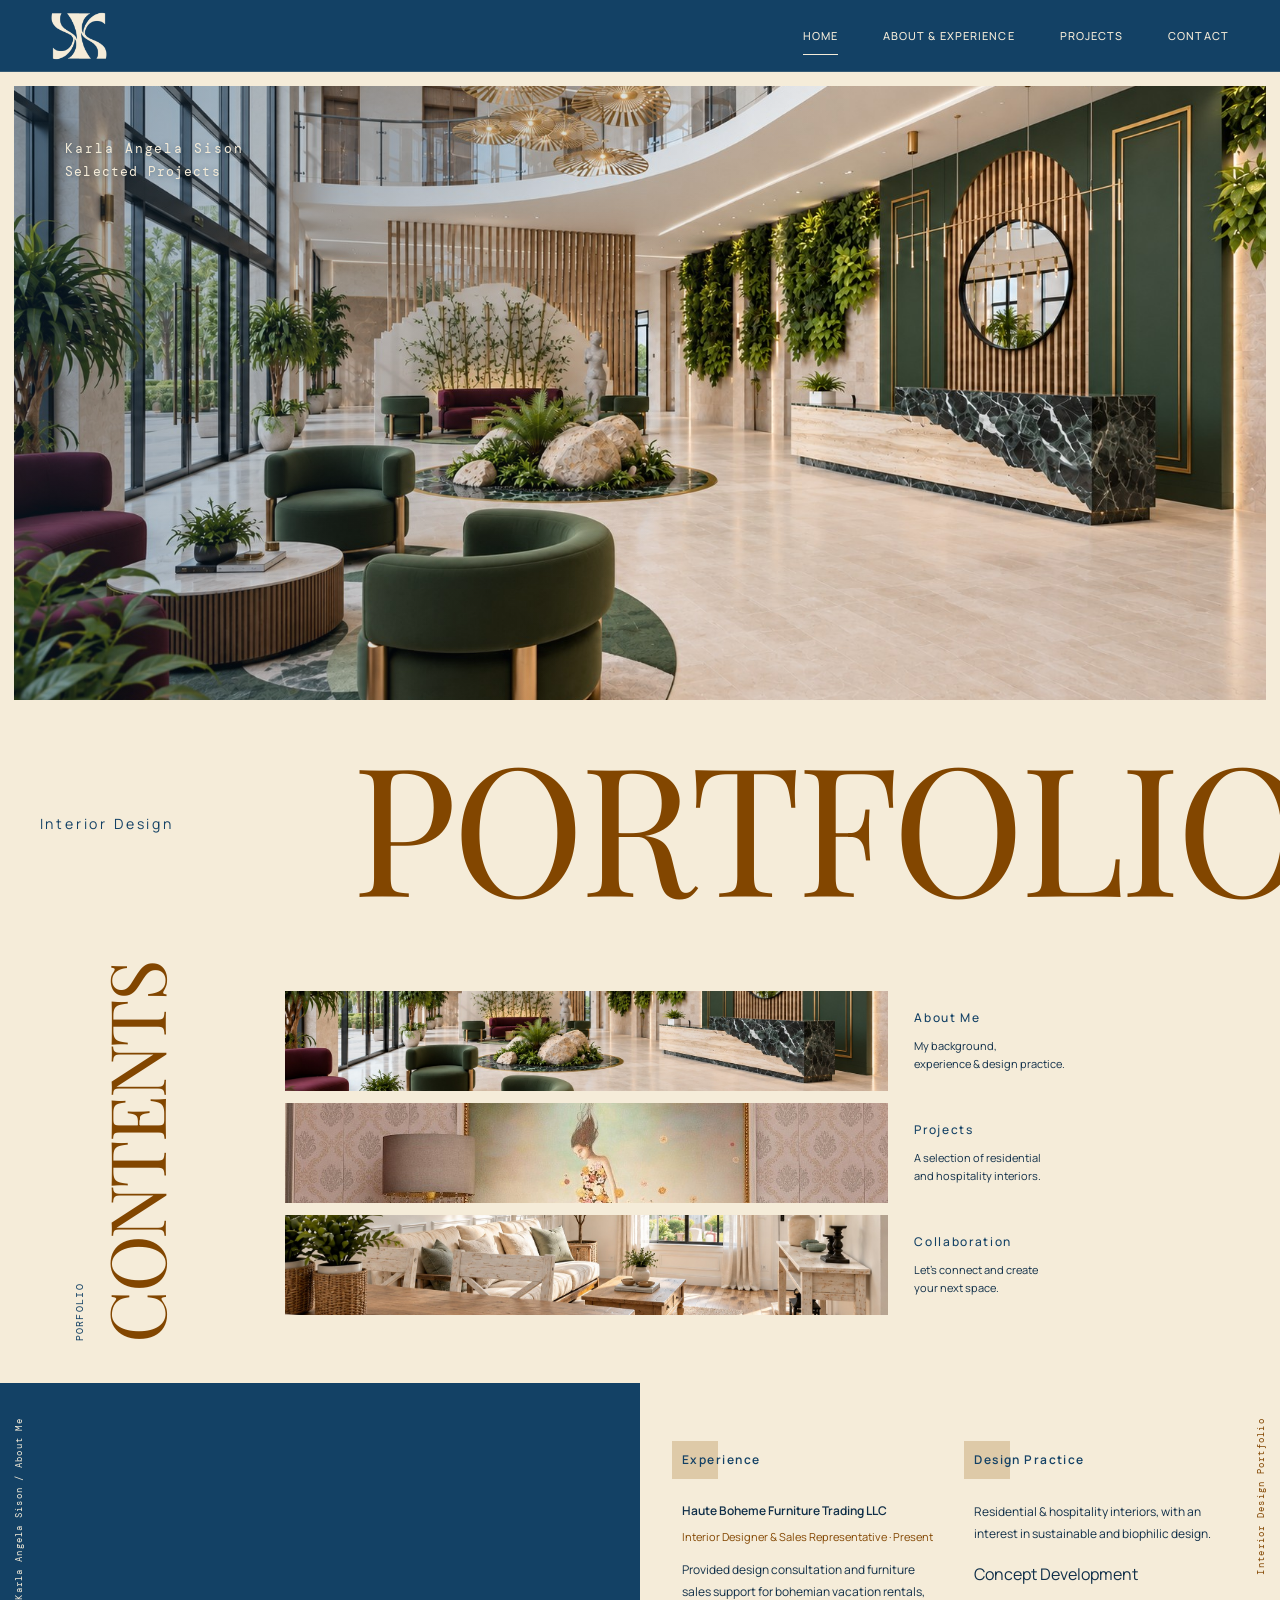
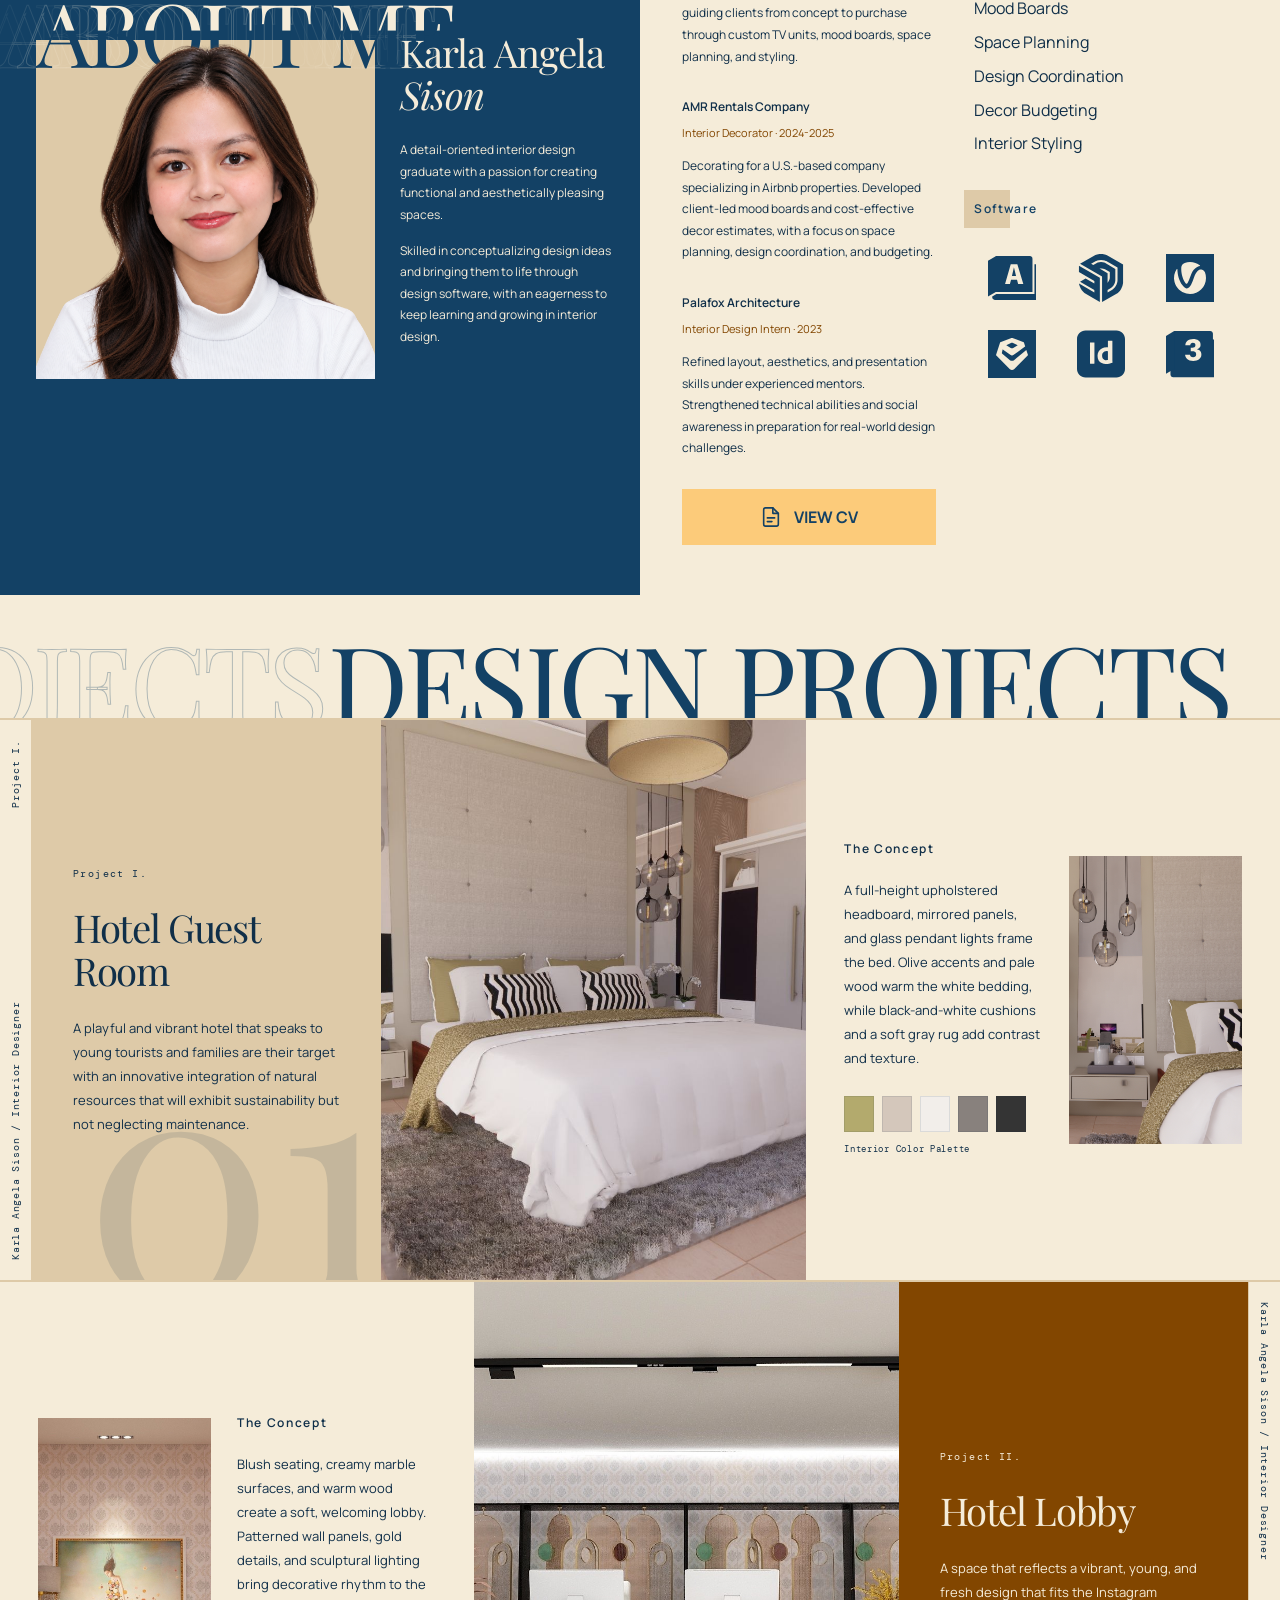
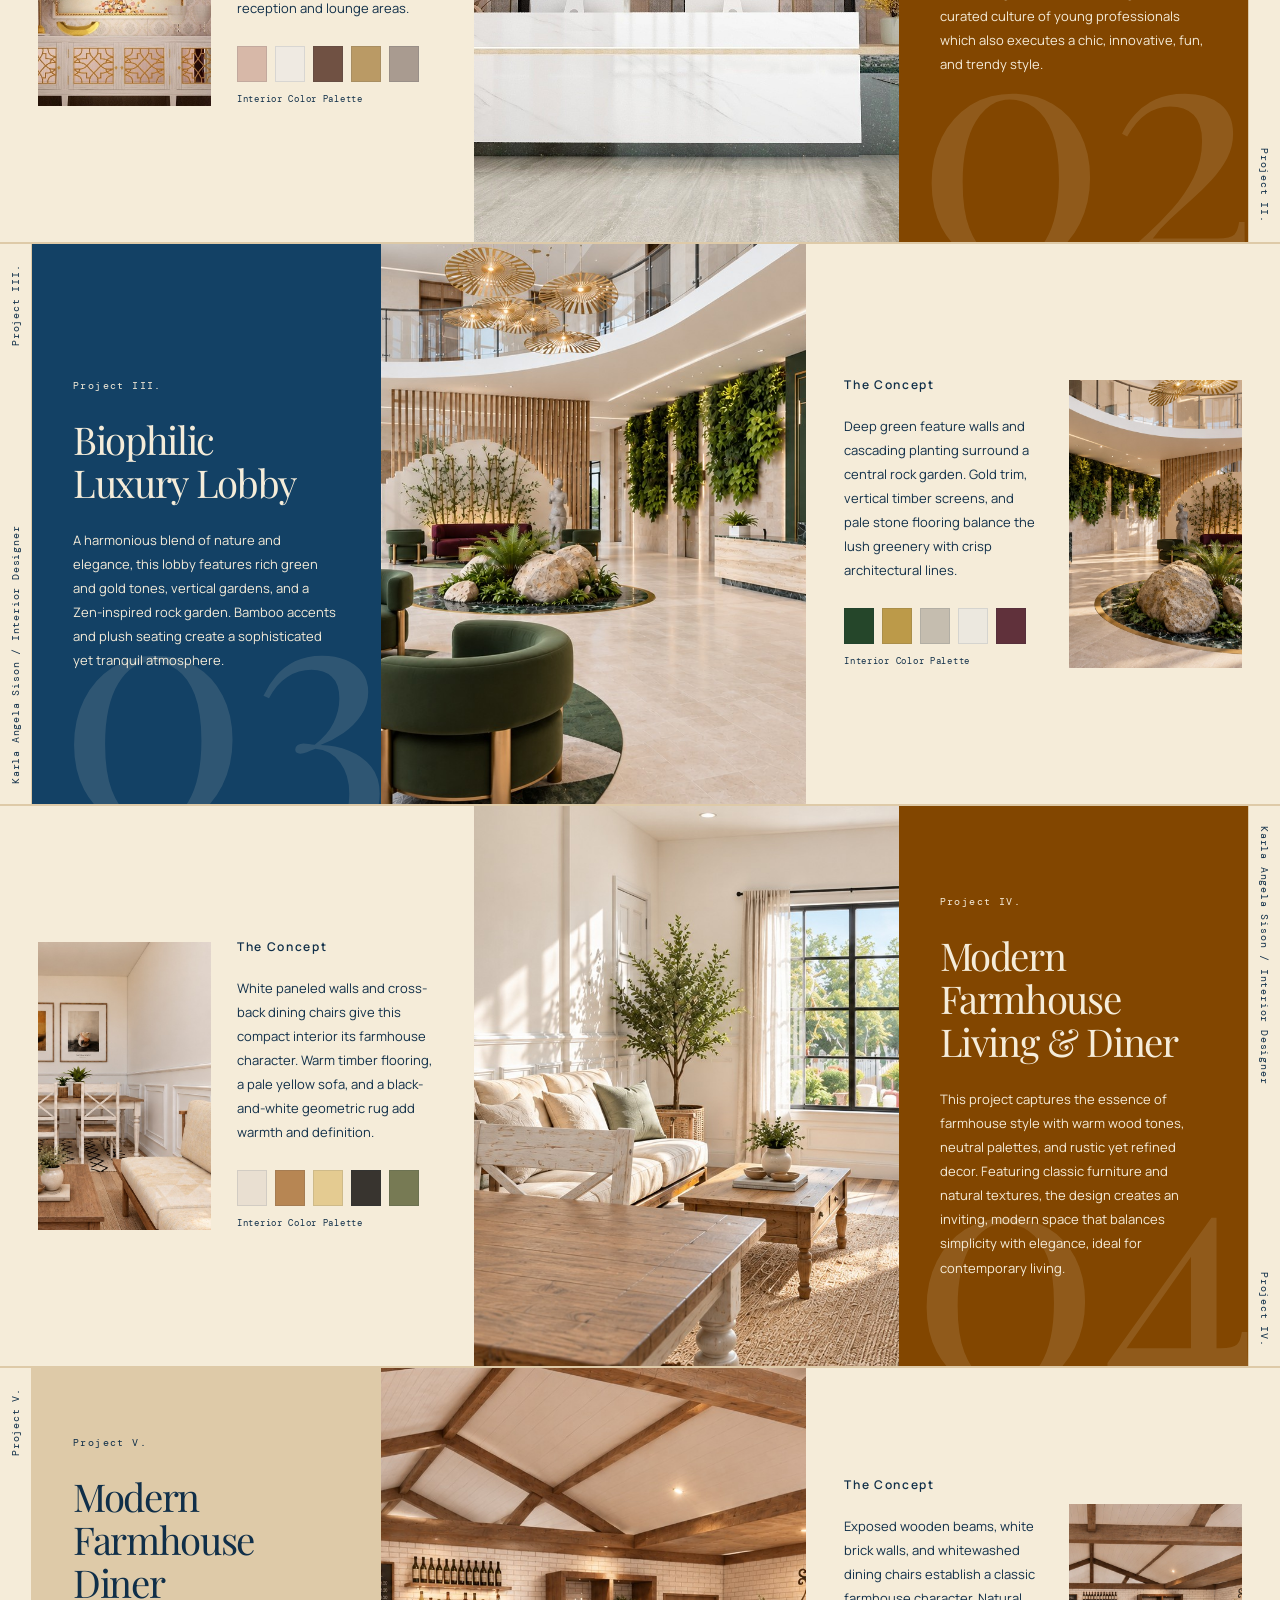
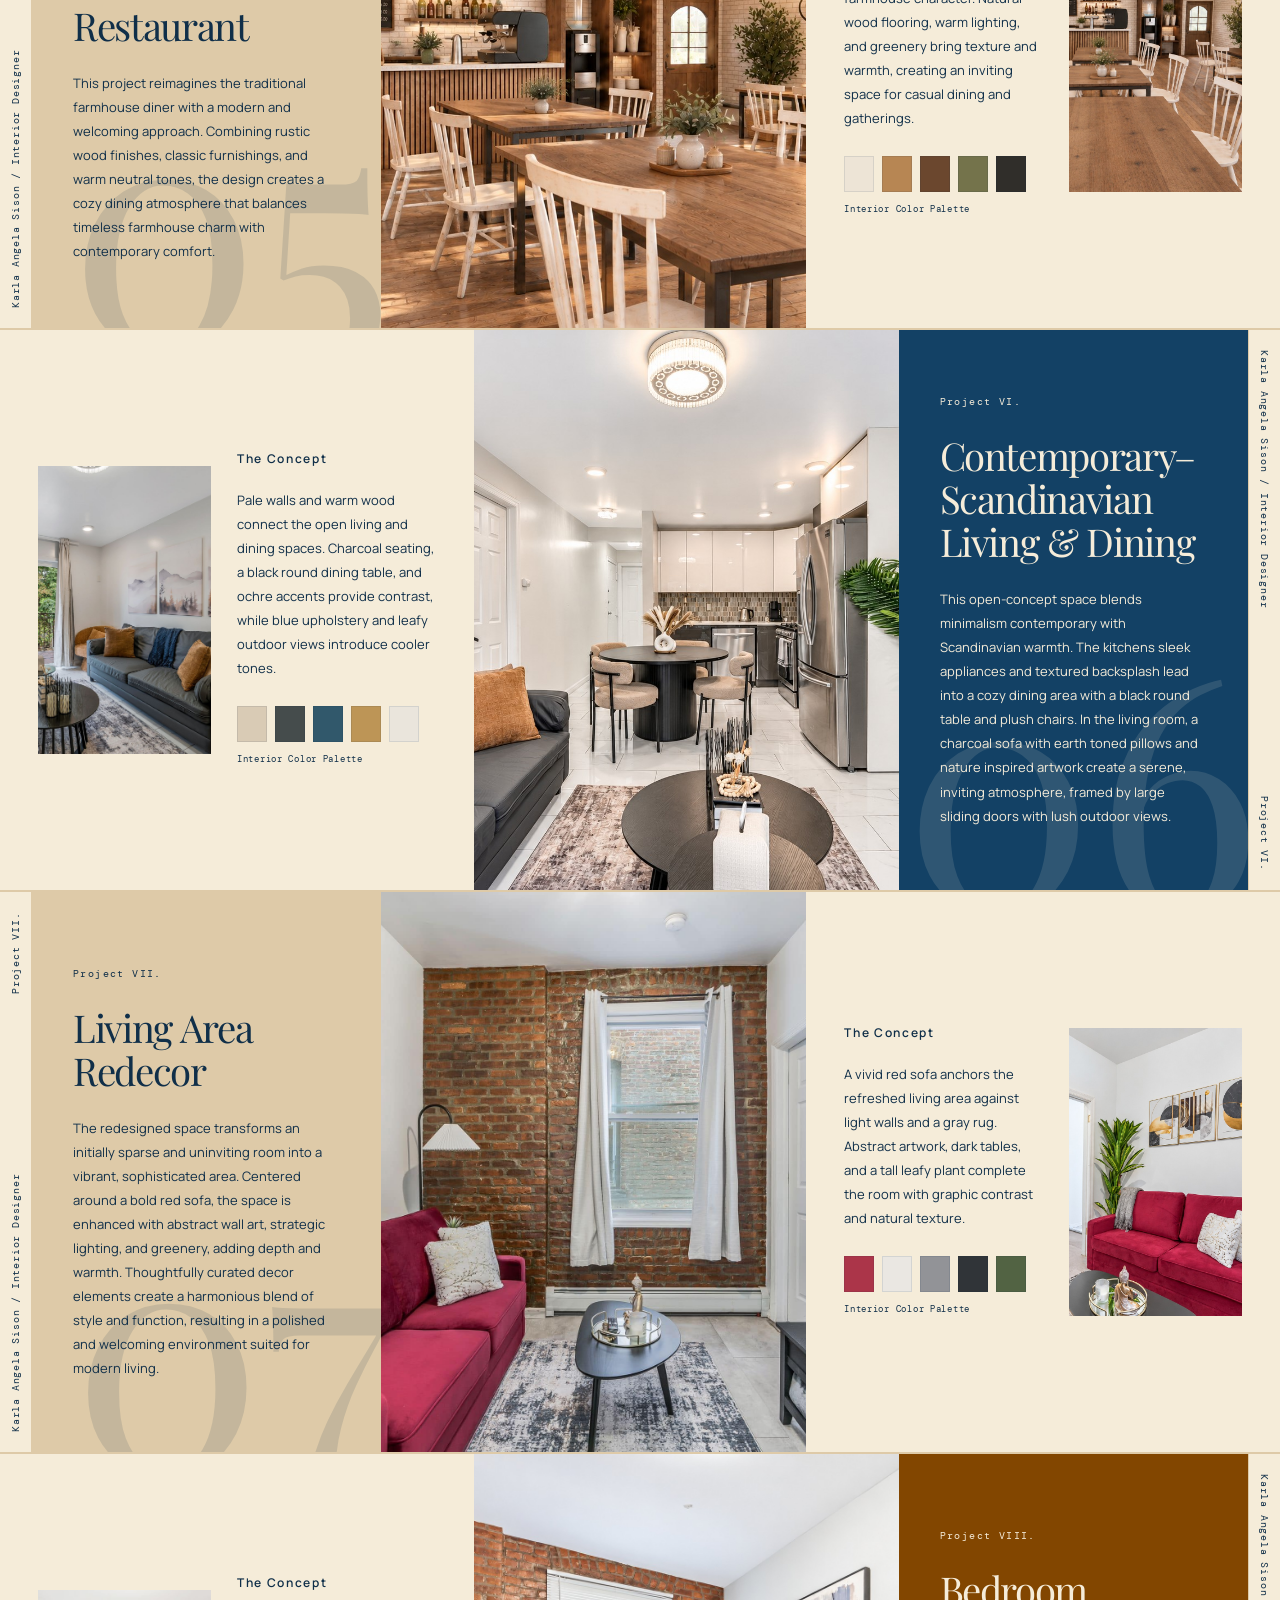
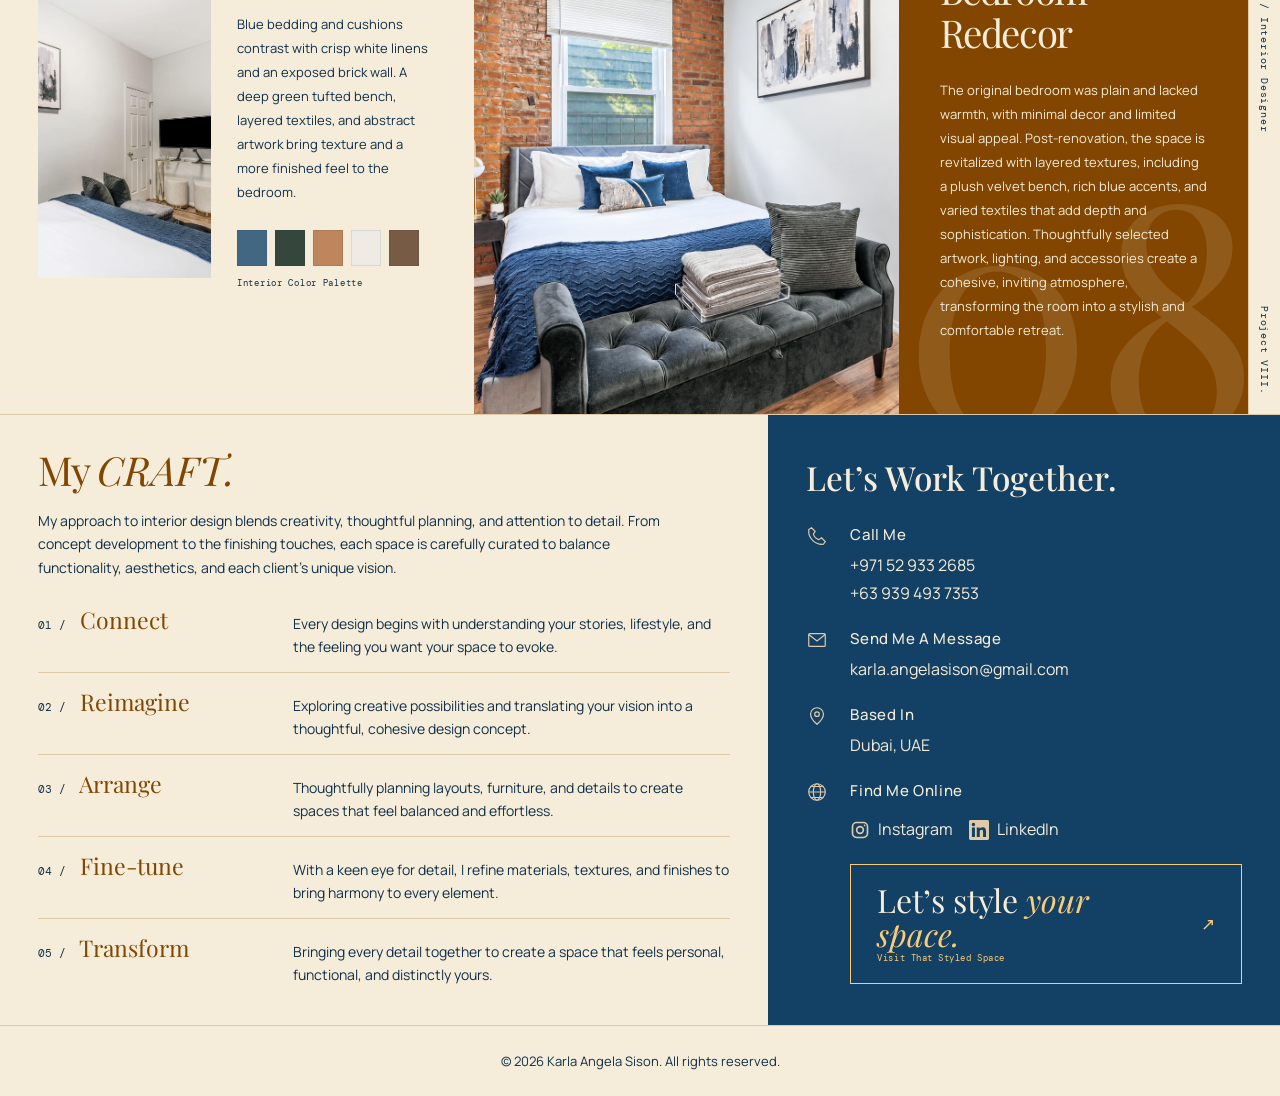
<file: index.html>
<!DOCTYPE html>
<html lang="en"><head><meta charset="UTF-8"><meta name="viewport" content="width=device-width, initial-scale=1.0"><meta name="description" content="Karla Angela Sison — Interior Design Portfolio, residential and hospitality projects, experience, and contact details."><title>Karla Angela Sison</title><link rel="icon" type="image/x-icon" href="assets/img/LogoTab.ico"><link rel="preconnect" href="https://fonts.googleapis.com"><link rel="preconnect" href="https://fonts.gstatic.com" crossorigin><link href="https://fonts.googleapis.com/css2?family=DM+Mono:wght@400;500&family=Manrope:wght@400;500;600&family=Playfair+Display:ital,wght@0,400;0,500;1,400&display=swap" rel="stylesheet"><link rel="stylesheet" href="style.css"><script src="script.js" defer></script></head>
<body><a class="skip-link" href="#portfolio">Skip To Portfolio</a>
<header class="portfolio-navigation" id="top">
  <a class="navigation-wordmark" href="#portfolio" aria-label="Karla Angela Sison home"><span class="navigation-logo" aria-hidden="true"></span></a>
  <button class="navigation-toggle" type="button" aria-label="Open navigation" aria-expanded="false" aria-controls="main-navigation"><span></span><span></span><span></span></button>
  <nav id="main-navigation" aria-label="Main navigation">
    <a href="#portfolio">Home</a>
    <a href="#about">About &amp; Experience</a>
    <a href="#projects">Projects</a>
    <a href="#contact">Contact</a>
  </nav>
</header>
<main id="portfolio">
<section class="cover paper" aria-labelledby="cover-title">
  <div class="cover-photo">
    <img src="assets/img/main.jpg" alt="Modern farmhouse living and dining interior by Karla Angela Sison" fetchpriority="high">
    <span class="photo-label">Karla Angela Sison<br><span>Selected Projects</span></span>
  </div>
  <div class="cover-title"><p class="small-label">Interior Design</p><h1 id="cover-title">PORTFOLIO</h1></div>
</section>
<section class="contents paper contents-editorial" id="contents" aria-labelledby="contents-title">
  <div class="contents-spine"><span class="small-label">PORFOLIO</span><h2 id="contents-title">CONTENTS</h2></div>
  <nav class="contents-strips" aria-label="Portfolio contents">
    <a class="contents-strip" href="#about"><img src="assets/img/F-1.jpg" alt="" loading="lazy"><div><h3>About Me</h3><p>My background,<br>experience &amp; design practice.</p></div></a>
    <a class="contents-strip" href="#projects"><img src="assets/miniimg/2mini.jpg" alt="" loading="lazy"><div><h3>Projects</h3><p>A selection of residential<br>and hospitality interiors.</p></div></a>
    <a class="contents-strip" href="#contact"><img src="assets/img/B-2ProII.jpg" alt="" loading="lazy"><div><h3>Collaboration</h3><p>Let’s connect and create<br>your next space.</p></div></a>
  </nav>
</section>
<section class="about-spread paper" id="about" aria-labelledby="about-title">
  <div class="about-left">
    <span class="about-edge" aria-hidden="true">Karla Angela Sison / About Me</span>
    <figure class="about-portrait"><span class="about-portrait-title" aria-hidden="true"><span class="about-title-group"><span class="about-title-echo about-title-echo-back">ABOUT ME</span><span class="about-title-echo about-title-echo-middle">ABOUT ME</span><span class="about-title-echo about-title-echo-front">ABOUT ME</span><span class="about-title-main">ABOUT ME</span></span></span><img src="assets/img/SisonII.png" alt="Karla Angela Sison" loading="lazy"></figure>
    <div class="about-biography"><h2 id="about-title"><span class="about-name-first">Karla Angela</span> <em>Sison</em></h2><p>A detail-oriented interior design graduate with a passion for creating functional and aesthetically pleasing spaces.</p><p>Skilled in conceptualizing design ideas and bringing them to life through design software, with an eagerness to keep learning and growing in interior design.</p></div>
  </div>
  <div class="about-right" id="experience">
    <section class="about-experience" aria-labelledby="experience-title"><h3 id="experience-title" class="about-label">Experience</h3>
      
      <div class="about-role"><h4>Haute Boheme Furniture Trading LLC</h4><p class="about-role-meta">Interior Designer &amp; Sales Representative · Present</p><p>Provided design consultation and furniture sales support for bohemian vacation rentals, guiding clients from concept to purchase through custom TV units, mood boards, space planning, and styling.</p></div>
      <div class="about-role"><h4>AMR Rentals Company</h4><p class="about-role-meta">Interior Decorator · 2024-2025</p><p>Decorating for a U.S.-based company specializing in Airbnb properties. Developed client-led mood boards and cost-effective decor estimates, with a focus on space planning, design coordination, and budgeting.</p></div>
      <div class="about-role"><h4>Palafox Architecture</h4><p class="about-role-meta">Interior Design Intern · 2023</p><p>Refined layout, aesthetics, and presentation skills under experienced mentors. Strengthened technical abilities and social awareness in preparation for real-world design challenges.</p></div>
      <a class="cv-button" href="assets/str/KARLASISONCV.pdf" target="_blank" rel="noopener noreferrer" aria-label="View CV (PDF, opens in a new tab)"><svg viewBox="0 0 24 24" fill="none" stroke="currentColor" stroke-width="1.75" stroke-linecap="round" stroke-linejoin="round" aria-hidden="true"><path d="M14 2H6a2 2 0 0 0-2 2v16a2 2 0 0 0 2 2h12a2 2 0 0 0 2-2V8Z"/><path d="M14 2v6h6M8 13h8M8 17h5"/></svg><span>VIEW CV</span></a>
    </section>
    <div class="about-practice">
      <section aria-labelledby="practice-title"><h3 id="practice-title" class="about-label">Design Practice</h3><p>Residential &amp; hospitality interiors, with an interest in sustainable and biophilic design.</p><ul class="about-skills"><li>Concept Development</li><li>Mood Boards</li><li>Space Planning</li><li>Design Coordination</li><li>Decor Budgeting</li><li>Interior Styling</li></ul></section>
      <section aria-labelledby="software-title"><h3 id="software-title" class="about-label">Software</h3><ul class="about-software"><li title="AutoCAD"><img src="assets/icons/autocad.svg" alt="AutoCAD" width="48" height="48" loading="lazy"></li><li title="SketchUp"><img src="assets/icons/sketchup.svg" alt="SketchUp" width="48" height="48" loading="lazy"></li><li title="V-Ray"><img src="assets/icons/vray.svg" alt="V-Ray" width="48" height="48" loading="lazy"></li><li title="Enscape"><img src="assets/icons/enscape.svg" alt="Enscape" width="48" height="48" loading="lazy"></li><li title="Adobe InDesign"><img src="assets/icons/adobeindesign.svg" alt="Adobe InDesign" width="48" height="48" loading="lazy"></li><li title="3ds Max"><img src="assets/icons/3dsmax.svg" alt="3ds Max" width="48" height="48" loading="lazy"></li></ul></section>
    </div>
    <span class="about-edge about-edge-right" aria-hidden="true">Interior Design Portfolio</span>
  </div>
</section>
<div class="chapter-heading" id="projects"><h2><span class="chapter-echo chapter-echo-back" aria-hidden="true">DESIGN PROJECTS</span><span class="chapter-echo chapter-echo-middle" aria-hidden="true">DESIGN PROJECTS</span><span class="chapter-title-main">DESIGN PROJECTS</span></h2></div>
<article class="project paper source-project" id="hotel-guest-room" aria-labelledby="hotel-guest-room-title"><div class="project-intro"><div class="project-story"><span class="small-label">Project I.</span><h2 id="hotel-guest-room-title">Hotel Guest Room</h2><p>A playful and vibrant hotel that speaks to young tourists and families are their target with an innovative integration of natural resources that will exhibit sustainability but not neglecting maintenance.</p><span class="project-index" aria-hidden="true">01</span></div><div class="image-button"><img src="assets/img/B-1Pro.jpg" alt="Hotel Guest Room — interior design by Karla Angela Sison" loading="lazy"></div><div class="project-concept"><div class="project-concept-copy"><h3>The Concept</h3><p>A full-height upholstered headboard, mirrored panels, and glass pendant lights frame the bed. Olive accents and pale wood warm the white bedding, while black-and-white cushions and a soft gray rug add contrast and texture.</p><div class="project-palette" role="img" aria-label="Interior color palette: Olive, Warm Beige, Soft White, Warm Gray, Charcoal"><span style="--swatch:#B3AA6D" title="Olive (#B3AA6D)"></span><span style="--swatch:#D4C7BB" title="Warm Beige (#D4C7BB)"></span><span style="--swatch:#F2EEEA" title="Soft White (#F2EEEA)"></span><span style="--swatch:#88817D" title="Warm Gray (#88817D)"></span><span style="--swatch:#343434" title="Charcoal (#343434)"></span></div><span class="project-palette-label">Interior Color Palette</span></div><figure class="project-concept-image"><img src="assets/miniimg/1mini.jpg" alt="" loading="lazy"></figure></div></div><div class="folio"><span>Karla Angela Sison / Interior Designer</span><span>Project I.</span></div></article>
<div class="project-divider" aria-hidden="true"><span></span></div>
<article class="project paper source-project" id="hotel-lobby" aria-labelledby="hotel-lobby-title"><div class="project-intro reverse"><div class="project-story"><span class="small-label">Project II.</span><h2 id="hotel-lobby-title">Hotel Lobby</h2><p>A space that reflects a vibrant, young, and fresh design that fits the Instagram curated culture of young professionals which also executes a chic, innovative, fun, and trendy style.</p><span class="project-index" aria-hidden="true">02</span></div><div class="image-button"><img src="assets/img/A-1Pro.jpg" alt="Hotel Lobby — interior design by Karla Angela Sison" loading="lazy"></div><div class="project-concept"><div class="project-concept-copy"><h3>The Concept</h3><p>Blush seating, creamy marble surfaces, and warm wood create a soft, welcoming lobby. Patterned wall panels, gold details, and sculptural lighting bring decorative rhythm to the reception and lounge areas.</p><div class="project-palette" role="img" aria-label="Interior color palette: Blush, Ivory, Walnut, Muted Gold, Warm Gray"><span style="--swatch:#D7B8A8" title="Blush (#D7B8A8)"></span><span style="--swatch:#EFEAE2" title="Ivory (#EFEAE2)"></span><span style="--swatch:#705143" title="Walnut (#705143)"></span><span style="--swatch:#BA9A65" title="Muted Gold (#BA9A65)"></span><span style="--swatch:#A99B90" title="Warm Gray (#A99B90)"></span></div><span class="project-palette-label">Interior Color Palette</span></div><figure class="project-concept-image"><img src="assets/miniimg/2mini.jpg" alt="" loading="lazy"></figure></div></div><div class="folio"><span>Karla Angela Sison / Interior Designer</span><span>Project II.</span></div></article>
<div class="project-divider" aria-hidden="true"><span></span></div>
<article class="project paper source-project" id="biophilic-lobby" aria-labelledby="biophilic-lobby-title"><div class="project-intro"><div class="project-story"><span class="small-label">Project III.</span><h2 id="biophilic-lobby-title">Biophilic Luxury Lobby</h2><p>A harmonious blend of nature and elegance, this lobby features rich green and gold tones, vertical gardens, and a Zen-inspired rock garden. Bamboo accents and plush seating create a sophisticated yet tranquil atmosphere.</p><span class="project-index" aria-hidden="true">03</span></div><div class="image-button"><img src="assets/img/F-1.jpg" alt="Biophilic Luxury Lobby — interior design by Karla Angela Sison" loading="lazy"></div><div class="project-concept"><div class="project-concept-copy"><h3>The Concept</h3><p>Deep green feature walls and cascading planting surround a central rock garden. Gold trim, vertical timber screens, and pale stone flooring balance the lush greenery with crisp architectural lines.</p><div class="project-palette" role="img" aria-label="Interior color palette: Forest Green, Gold, Warm Stone, Ivory, Burgundy"><span style="--swatch:#25462A" title="Forest Green (#25462A)"></span><span style="--swatch:#BC9A49" title="Gold (#BC9A49)"></span><span style="--swatch:#C5BDAF" title="Warm Stone (#C5BDAF)"></span><span style="--swatch:#ECE8DF" title="Ivory (#ECE8DF)"></span><span style="--swatch:#60313B" title="Burgundy (#60313B)"></span></div><span class="project-palette-label">Interior Color Palette</span></div><figure class="project-concept-image"><img src="assets/miniimg/3mini.jpg" alt="" loading="lazy"></figure></div></div><div class="folio"><span>Karla Angela Sison / Interior Designer</span><span>Project III.</span></div></article>
<div class="project-divider" aria-hidden="true"><span></span></div>
<article class="project paper source-project" id="modern-farmhouse" aria-labelledby="modern-farmhouse-title"><div class="project-intro reverse"><div class="project-story"><span class="small-label">Project IV.</span><h2 id="modern-farmhouse-title">Modern Farmhouse Living &amp; Diner</h2><p>This project captures the essence of farmhouse style with warm wood tones, neutral palettes, and rustic yet refined decor. Featuring classic furniture and natural textures, the design creates an inviting, modern space that balances simplicity with elegance, ideal for contemporary living.</p><span class="project-index" aria-hidden="true">04</span></div><div class="image-button"><img src="assets/img/B-2ProII.jpg" alt="Modern Farmhouse Living &amp; Dining Area — interior design by Karla Angela Sison" loading="lazy"></div><div class="project-concept"><div class="project-concept-copy"><h3>The Concept</h3><p>White paneled walls and cross-back dining chairs give this compact interior its farmhouse character. Warm timber flooring, a pale yellow sofa, and a black-and-white geometric rug add warmth and definition.</p><div class="project-palette" role="img" aria-label="Interior color palette: Cream, Natural Oak, Pale Yellow, Charcoal, Olive Green"><span style="--swatch:#E9DFD1" title="Cream (#E9DFD1)"></span><span style="--swatch:#B78653" title="Natural Oak (#B78653)"></span><span style="--swatch:#E4CB91" title="Pale Yellow (#E4CB91)"></span><span style="--swatch:#38342F" title="Charcoal (#38342F)"></span><span style="--swatch:#777A54" title="Olive Green (#777A54)"></span></div><span class="project-palette-label">Interior Color Palette</span></div><figure class="project-concept-image"><img src="assets/miniimg/4mini.jpg" alt="" loading="lazy"></figure></div></div><div class="folio"><span>Karla Angela Sison / Interior Designer</span><span>Project IV.</span></div></article>
<div class="project-divider" aria-hidden="true"><span></span></div>
<article class="project paper source-project" id="farmhouse-diner" aria-labelledby="farmhouse-diner-title"><div class="project-intro"><div class="project-story"><span class="small-label">Project V.</span><h2 id="farmhouse-diner-title">Modern Farmhouse Diner Restaurant</h2><p>This project reimagines the traditional farmhouse diner with a modern and welcoming approach. Combining rustic wood finishes, classic furnishings, and warm neutral tones, the design creates a cozy dining atmosphere that balances timeless farmhouse charm with contemporary comfort.</p><span class="project-index" aria-hidden="true">05</span></div><div class="image-button"><img src="assets/img/I-1.jpg" alt="Modern Farmhouse Diner Restaurant — interior design by Karla Angela Sison" loading="lazy"></div><div class="project-concept"><div class="project-concept-copy"><h3>The Concept</h3><p>Exposed wooden beams, white brick walls, and whitewashed dining chairs establish a classic farmhouse character. Natural wood flooring, warm lighting, and greenery bring texture and warmth, creating an inviting space for casual dining and gatherings.</p><div class="project-palette" role="img" aria-label="Interior color palette: Warm White, Natural Oak, Walnut Brown, Olive Green, Charcoal Black"><span style="--swatch:#EDE4D6" title="Warm White (#EDE4D6)"></span><span style="--swatch:#B78653" title="Natural Oak (#B78653)"></span><span style="--swatch:#6B472E" title="Walnut Brown (#6B472E)"></span><span style="--swatch:#74734B" title="Olive Green (#74734B)"></span><span style="--swatch:#302E2A" title="Charcoal Black (#302E2A)"></span></div><span class="project-palette-label">Interior Color Palette</span></div><figure class="project-concept-image"><img src="assets/miniimg/5mini.jpg" alt="" loading="lazy"></figure></div></div><div class="folio"><span>Karla Angela Sison / Interior Designer</span><span>Project V.</span></div></article>
<div class="project-divider" aria-hidden="true"><span></span></div>
<article class="project paper source-project" id="scandinavian" aria-labelledby="scandinavian-title"><div class="project-intro reverse"><div class="project-story"><span class="small-label">Project VI.</span><h2 id="scandinavian-title">Contemporary–Scandinavian Living &amp; Dining</h2><p>This open-concept space blends minimalism contemporary with Scandinavian warmth. The kitchens sleek appliances and textured backsplash lead into a cozy dining area with a black round table and plush chairs. In the living room, a charcoal sofa with earth toned pillows and nature inspired artwork create a serene, inviting atmosphere, framed by large sliding doors with lush outdoor views.</p><span class="project-index" aria-hidden="true">06</span></div><div class="image-button"><img src="assets/img/C-1Pro.jpg" alt="Contemporary–Scandinavian Living &amp; Dining — interior design by Karla Angela Sison" loading="lazy"></div><div class="project-concept"><div class="project-concept-copy"><h3>The Concept</h3><p>Pale walls and warm wood connect the open living and dining spaces. Charcoal seating, a black round dining table, and ochre accents provide contrast, while blue upholstery and leafy outdoor views introduce cooler tones.</p><div class="project-palette" role="img" aria-label="Interior color palette: Light Oak, Charcoal, Muted Blue, Ochre, Warm White"><span style="--swatch:#D9CBB5" title="Light Oak (#D9CBB5)"></span><span style="--swatch:#454C4C" title="Charcoal (#454C4C)"></span><span style="--swatch:#31586B" title="Muted Blue (#31586B)"></span><span style="--swatch:#BD9556" title="Ochre (#BD9556)"></span><span style="--swatch:#EAE5DC" title="Warm White (#EAE5DC)"></span></div><span class="project-palette-label">Interior Color Palette</span></div><figure class="project-concept-image"><img src="assets/miniimg/6mini.jpg" alt="" loading="lazy"></figure></div></div><div class="folio"><span>Karla Angela Sison / Interior Designer</span><span>Project VI.</span></div></article>
<div class="project-divider" aria-hidden="true"><span></span></div>
<article class="project paper source-project" id="living-redecor" aria-labelledby="living-redecor-title"><div class="project-intro"><div class="project-story"><span class="small-label">Project VII.</span><h2 id="living-redecor-title">Living Area Redecor</h2><p>The redesigned space transforms an initially sparse and uninviting room into a vibrant, sophisticated area. Centered around a bold red sofa, the space is enhanced with abstract wall art, strategic lighting, and greenery, adding depth and warmth. Thoughtfully curated decor elements create a harmonious blend of style and function, resulting in a polished and welcoming environment suited for modern living.</p><span class="project-index" aria-hidden="true">07</span></div><div class="image-button"><img src="assets/img/G-I.jpg" alt="Living Area Redecor — interior design by Karla Angela Sison" loading="lazy"></div><div class="project-concept"><div class="project-concept-copy"><h3>The Concept</h3><p>A vivid red sofa anchors the refreshed living area against light walls and a gray rug. Abstract artwork, dark tables, and a tall leafy plant complete the room with graphic contrast and natural texture.</p><div class="project-palette" role="img" aria-label="Interior color palette: Crimson, Soft White, Cool Gray, Charcoal, Leaf Green"><span style="--swatch:#AB3549" title="Crimson (#AB3549)"></span><span style="--swatch:#EAE7E2" title="Soft White (#EAE7E2)"></span><span style="--swatch:#929397" title="Cool Gray (#929397)"></span><span style="--swatch:#303438" title="Charcoal (#303438)"></span><span style="--swatch:#526343" title="Leaf Green (#526343)"></span></div><span class="project-palette-label">Interior Color Palette</span></div><figure class="project-concept-image"><img src="assets/miniimg/7mini.jpg" alt="" loading="lazy"></figure></div></div><div class="folio"><span>Karla Angela Sison / Interior Designer</span><span>Project VII.</span></div></article>
<div class="project-divider" aria-hidden="true"><span></span></div>
<article class="project paper source-project" id="bedroom-redecor" aria-labelledby="bedroom-redecor-title"><div class="project-intro reverse"><div class="project-story"><span class="small-label">Project VIII.</span><h2 id="bedroom-redecor-title">Bedroom Redecor</h2><p>The original bedroom was plain and lacked warmth, with minimal decor and limited visual appeal. Post-renovation, the space is revitalized with layered textures, including a plush velvet bench, rich blue accents, and varied textiles that add depth and sophistication. Thoughtfully selected artwork, lighting, and accessories create a cohesive, inviting atmosphere, transforming the room into a stylish and comfortable retreat.</p><span class="project-index" aria-hidden="true">08</span></div><div class="image-button"><img src="assets/img/G-II.jpg" alt="Bedroom Redecor — interior design by Karla Angela Sison" loading="lazy"></div><div class="project-concept"><div class="project-concept-copy"><h3>The Concept</h3><p>Blue bedding and cushions contrast with crisp white linens and an exposed brick wall. A deep green tufted bench, layered textiles, and abstract artwork bring texture and a more finished feel to the bedroom.</p><div class="project-palette" role="img" aria-label="Interior color palette: Denim Blue, Deep Green, Terracotta, Linen White, Warm Walnut"><span style="--swatch:#426783" title="Denim Blue (#426783)"></span><span style="--swatch:#35473C" title="Deep Green (#35473C)"></span><span style="--swatch:#BD865C" title="Terracotta (#BD865C)"></span><span style="--swatch:#EEEBE5" title="Linen White (#EEEBE5)"></span><span style="--swatch:#785B45" title="Warm Walnut (#785B45)"></span></div><span class="project-palette-label">Interior Color Palette</span></div><figure class="project-concept-image"><img src="assets/miniimg/8mini.jpg" alt="" loading="lazy"></figure></div></div><div class="folio"><span>Karla Angela Sison / Interior Designer</span><span>Project VIII.</span></div></article>
<section class="craft paper craft-contact" id="contact" aria-labelledby="craft-title contact-title">
  <div class="craft-story">
    <div class="craft-introduction">
    <h2 id="craft-title">My <em>CRAFT.</em></h2>
    <p>My approach to interior design blends creativity, thoughtful planning, and attention to detail. From concept development to the finishing touches, each space is carefully curated to balance functionality, aesthetics, and each client’s unique vision.</p>
    </div>
  <ol class="craft-process" aria-label="My design process">
    <li><h3><span>01 /</span> Connect</h3><p>Every design begins with understanding your stories, lifestyle, and the feeling you want your space to evoke.</p></li>
    <li><h3><span>02 /</span> Reimagine</h3><p>Exploring creative possibilities and translating your vision into a thoughtful, cohesive design concept.</p></li>
    <li><h3><span>03 /</span> Arrange</h3><p>Thoughtfully planning layouts, furniture, and details to create spaces that feel balanced and effortless.</p></li>
    <li><h3><span>04 /</span> Fine-tune</h3><p>With a keen eye for detail, I refine materials, textures, and finishes to bring harmony to every element.</p></li>
    <li><h3><span>05 /</span> Transform</h3><p>Bringing every detail together to create a space that feels personal, functional, and distinctly yours.</p></li>
  </ol>
  </div>
<div class="contact-details">
    <h3 id="contact-title">Let’s Work Together.</h3>
    <div class="contact-detail-row">
      <svg viewBox="0 0 24 24" fill="none" stroke="currentColor" stroke-width="1.3" aria-hidden="true"><path d="m6 3 4 4-2 3c1 3 3 5 6 6l3-2 4 4-2 3C10 22 2 14 3 5Z"/></svg>
      <div><h4>Call Me</h4><a href="tel:+971529332685">+971 52 933 2685</a><a href="tel:+639394937353">+63 939 493 7353</a></div>
    </div>
    <div class="contact-detail-row">
      <svg viewBox="0 0 24 24" fill="none" stroke="currentColor" stroke-width="1.3" aria-hidden="true"><rect x="3" y="5" width="18" height="14" rx="1"/><path d="m3 6 9 7 9-7"/></svg>
      <div><h4>Send Me A Message</h4><a href="mailto:karla.angelasison@gmail.com">karla.angelasison@gmail.com</a></div>
    </div>
    <div class="contact-detail-row">
      <svg viewBox="0 0 24 24" fill="none" stroke="currentColor" stroke-width="1.3" aria-hidden="true"><path d="M19 10c0 5-7 11-7 11S5 15 5 10a7 7 0 1 1 14 0Z"/><circle cx="12" cy="10" r="2.5"/></svg>
      <div><h4>Based In</h4><p>Dubai, UAE</p></div>
    </div>
    <div class="contact-detail-row">
      <svg viewBox="0 0 24 24" fill="none" stroke="currentColor" stroke-width="1.3" aria-hidden="true"><circle cx="12" cy="12" r="9"/><ellipse cx="12" cy="12" rx="4" ry="9"/><path d="M3 12h18M5 6h14M5 18h14"/></svg>
      <div><h4>Find Me Online</h4><nav class="contact-profile-links" aria-label="Social profiles"><a href="https://www.instagram.com/_karlasison/" target="_blank" rel="noopener noreferrer"><svg viewBox="0 0 24 24" fill="none" stroke="currentColor" stroke-width="2" aria-hidden="true"><rect x="3" y="3" width="18" height="18" rx="5"/><circle cx="12" cy="12" r="4"/><circle cx="17.5" cy="6.5" r="1" fill="currentColor" stroke="none"/></svg><span>Instagram</span></a><a href="https://www.linkedin.com/in/karla-angela-sison-81026522a/" target="_blank" rel="noopener noreferrer"><svg viewBox="0 0 24 24" fill="currentColor" aria-hidden="true"><path d="M20.447 20.452h-3.554v-5.569c0-1.328-.027-3.037-1.852-3.037-1.853 0-2.136 1.445-2.136 2.939v5.667H9.351V9h3.414v1.561h.049c.476-.9 1.637-1.85 3.37-1.85 3.601 0 4.267 2.37 4.267 5.455v6.286ZM5.337 7.433a2.062 2.062 0 1 1 0-4.124 2.062 2.062 0 0 1 0 4.124Zm1.782 13.019H3.555V9h3.564v11.452ZM22.225 0H1.771C.792 0 0 .774 0 1.729v20.542C0 23.227.792 24 1.771 24h20.451C23.2 24 24 23.227 24 22.271V1.729C24 .774 23.2 0 22.225 0Z"/></svg><span>LinkedIn</span></a></nav><a class="contact-studio-link" href="https://tssdemo.infinityfree.io/thatstyledspace/" target="_blank" rel="noopener noreferrer"><span class="contact-studio-copy"><span>Let’s style <em>your space.</em></span><small>Visit That Styled Space</small></span><span class="contact-studio-arrow" aria-hidden="true">↗</span></a></div>
    </div>
  </div>
</section>
</main><footer class="site-footer"><p>© 2026 Karla Angela Sison. All rights reserved.</p></footer>
</body></html>
</file>
<file: style.css>
:root{--blue:#134165;--umber:#824600;--apricot:#fccb7a;--oak:#decaa8;--ink:#102f49;--paper:#f5ecd9;--display:"Perandory","Playfair Display",Georgia,serif;--body:"The Seasons",Manrope,Arial,sans-serif;--mono:"DM Mono",monospace;--ease:cubic-bezier(.22,.61,.36,1)}
*{box-sizing:border-box}html{scroll-behavior:smooth;scrollbar-color:var(--umber) var(--oak);scroll-padding-top:30px}body{margin:0;background:var(--oak);color:var(--ink);font-family:var(--body);font-size:14px;line-height:1.75}::selection{background:var(--blue);color:var(--paper)}a{color:inherit;text-decoration:none}button{font:inherit;color:inherit;cursor:pointer}a,button{-webkit-tap-highlight-color:transparent}a:focus-visible,button:focus-visible{outline:3px solid var(--umber);outline-offset:6px}a:hover{text-decoration:underline;text-underline-offset:5px}img{display:block;width:100%;height:100%;object-fit:cover}h1,h2,h3,p{margin:0}h1,h2,h3{font-family:var(--display);font-weight:400;line-height:1.08;text-wrap:balance}h2{font-size:clamp(38px,5.1vw,68px);letter-spacing:-.035em}h3{font-size:30px}em{font-weight:400}p{max-width:60ch}.small-label,.folio,.photo-label{font-family:var(--mono);font-size:10px;line-height:1.7;letter-spacing:.13em;text-transform:none}.site-header{max-width:1200px;margin:auto;padding:32px 0;display:flex;justify-content:space-between;align-items:center}.wordmark{display:flex;flex-direction:column;font:38px/.85 var(--display);letter-spacing:-.03em}.wordmark span{font:8px/2.5 var(--mono);letter-spacing:.2em}.site-header nav{display:flex;gap:35px;font-size:12px}.site-header nav a:last-child{border-bottom:1px solid var(--umber)}main{max-width:1200px;margin:auto}.paper{background:var(--paper);box-shadow:3px 7px 14px #102f491c;margin-bottom:36px;position:relative}.cover{padding:14px}.cover-photo{height:480px;position:relative}.cover-photo img{object-position:50% 58%}.photo-label{position:absolute;top:24px;left:24px;color:var(--paper);background:var(--ink);padding:10px 14px;font-size:9px}.cover-title{text-align:center;padding:26px 30px 12px}.cover-title h1{font-size:clamp(64px,12vw,150px);text-transform:none;color:var(--umber);letter-spacing:-.035em;line-height:1.15}.cover-bottom{display:flex;justify-content:space-between;font-size:11px;padding-top:20px}.cover-bottom a{display:flex;gap:20px}.spread{display:grid;grid-template-columns:1fr 1fr;padding-bottom:42px}.contents{min-height:390px}.contents-heading{padding:50px 55px;border-right:1px solid #82460020}.contents-heading h2{margin:25px 0 18px;color:var(--umber)}.contents-heading p{font-size:14px}.contents-list{padding:28px 42px}.contents-list>a{display:flex;align-items:center;gap:20px;padding:20px 0;border-bottom:1px solid #82460030}.contents-list>a:hover{text-decoration:none;color:var(--umber)}.contents-list>a>span{font:11px var(--mono)}.contents-list>a>span:last-child{margin-left:auto;font-size:22px}.contents-list h3{font-size:26px}.contents-list p{font-size:10px;margin-top:6px}.folio{position:absolute;bottom:0;left:0;width:100%;padding:12px 22px;border-top:1px solid #82460024;display:flex;justify-content:space-between;font-size:8px;letter-spacing:.08em}.approach-image{padding:25px;background:var(--umber)}.approach-image img{min-height:420px}.editorial-copy{padding:54px 48px}.editorial-copy h2{margin:22px 0 25px}.editorial-copy p+p{margin-top:18px}.text-link{display:inline-block;font-size:11px;margin-top:28px;border-bottom:1px solid var(--umber);padding-bottom:5px}.chapter-heading{display:flex;align-items:baseline;justify-content:space-between;margin:70px 0 28px}.chapter-heading h2{font-size:35px}.project{padding-bottom:42px}.project-intro{display:grid;grid-template-columns:38% 62%;min-height:480px}.project-story{background:var(--umber);color:var(--paper);padding:42px 40px;position:relative;overflow:hidden;display:flex;flex-direction:column;justify-content:center}.project-story h2{margin:30px 0 24px;font-size:clamp(45px,5.8vw,76px)}.project-story p{font-size:13px;position:relative;z-index:1;max-width:32ch}.project-index{position:absolute;bottom:-45px;right:8px;font:230px/1 var(--display);opacity:.11;pointer-events:none}.image-button{border:0;padding:0;background:var(--oak);position:relative;overflow:hidden;display:block;width:100%;min-width:0}.image-action{position:absolute;bottom:18px;right:18px;background:var(--paper);padding:9px 14px;font-size:10px;display:flex;gap:20px}.project-detail{display:grid;grid-template-columns:1fr 1fr 1fr;gap:24px;padding:30px;min-height:330px}.detail-copy{padding:25px 10px}.detail-copy h3{margin:20px 0;font-size:34px}.detail-copy p{font-size:12px}.swatches{display:flex;gap:8px;margin:28px 0 12px}.swatches i{width:34px;height:40px;background:var(--oak);border:1px solid #82460030}.swatches i:nth-child(2){background:var(--paper)}.swatches i:nth-child(3){background:var(--umber)}.swatches i:nth-child(4){background:var(--blue)}.detail-copy>.small-label:last-child{font-size:8px}.reverse{grid-template-columns:62% 38%}.reverse .project-story{order:2;background:var(--blue)}.living-detail{display:grid;grid-template-columns:38% 62%;padding:30px;gap:0}.living-detail .detail-copy{padding:10px 40px 20px 10px}.living-detail img{max-height:390px}.details{margin-top:60px}.details .editorial-copy{background:var(--blue);color:var(--paper)}.detail-photo{padding:25px}.detail-photo img{min-height:440px}.material-list{display:flex;flex-direction:column;margin-top:30px;gap:10px;font:10px/1.8 var(--mono);text-transform:none;letter-spacing:.05em}.contact{padding:70px 50px 24px;text-align:center}.contact h2{margin:26px 0 35px;color:var(--umber);font-size:clamp(42px,6vw,78px)}.contact-link{display:inline-flex;gap:35px;border-bottom:1px solid var(--umber);padding:8px 0;font-size:13px}.contact-bottom{margin-top:65px;display:flex;justify-content:space-between;font-size:10px}.site-footer{padding:38px 20px 55px;text-align:center;display:flex;flex-direction:column;align-items:center;gap:20px}.site-footer p{font-family:var(--display);font-size:18px}.site-footer>a:last-child{font-size:11px}.skip-link{position:fixed;top:-100px;left:20px;z-index:20;background:var(--paper);padding:14px}.skip-link:focus{top:10px}.lightbox{width:min(1100px,95vw);max-height:95dvh;border:0;background:var(--paper);padding:20px;color:var(--ink)}.lightbox::backdrop{background:#102f49e8}.lightbox-toolbar,.lightbox-bottom{display:flex;align-items:center;justify-content:space-between;gap:16px;font-size:12px}.lightbox-toolbar{margin-bottom:14px}.lightbox button{border:0;border-bottom:1px solid currentColor;background:none;padding:10px 4px;white-space:nowrap}.lightbox>img{height:70dvh;object-fit:contain;background:var(--ink)}.lightbox-bottom{margin-top:12px}.lightbox-bottom p{font-size:11px;text-align:center}body:has(dialog[open]){overflow:hidden}
@media(min-width:1500px){.site-header,main{max-width:1280px}.cover-photo{height:530px}}@media(max-width:1260px){.site-header,main{width:calc(100% - 80px)}}@media(max-width:850px){.site-header,main{width:calc(100% - 40px)}.cover-photo{height:380px}.editorial-copy{padding:35px 28px}.contents-heading{padding:40px 28px}.contents-list{padding:20px 25px}.project-story{padding:30px 25px}.project-detail{padding:20px;gap:15px;grid-template-columns:1fr 1fr}.project-detail>.image-button:last-child{grid-column:1/-1;height:300px}.project-intro{min-height:400px}.project-story h2{font-size:48px}.living-detail .detail-copy{padding-right:22px}.approach-image{padding:18px}.small-label{font-size:9px}}
@media(max-width:600px){body{font-size:13px}.site-header,main{width:calc(100% - 28px)}.site-header{padding:24px 0}.wordmark{font-size:30px}.site-header nav{gap:16px;font-size:10px}.site-header nav>a:first-child{display:none}.paper{margin-bottom:24px}.cover{padding:8px}.cover-photo{height:330px}.photo-label{top:14px;left:14px;font-size:7px}.cover-title{padding:23px 8px 12px}.cover-title h1{font-size:clamp(48px,13.5vw,80px);margin:10px 0}.cover-title .small-label{font-size:8px}.cover-bottom{font-size:9px;gap:15px;text-align:left}.cover-bottom span{max-width:130px}.cover-bottom a{gap:9px}.spread{grid-template-columns:1fr}.contents-heading{padding:30px;border-right:0}.contents-heading h2{margin:16px 0}.contents-heading p{font-size:12px}.contents-list{padding:0 30px 22px}.contents-list h3{font-size:25px}.contents-list>a{padding:16px 0}.approach-image img{min-height:0;height:330px}.editorial-copy{padding:35px 30px 40px}.editorial-copy h2{font-size:45px}.chapter-heading{margin:45px 0 22px;align-items:center;gap:20px}.chapter-heading h2{font-size:29px}.chapter-heading .small-label{text-align:right;max-width:100px;font-size:8px}.project-intro,.reverse{grid-template-columns:1fr}.project-story{padding:35px 30px 40px;min-height:330px}.project-story h2{margin:22px 0;font-size:56px}.project-story p{max-width:40ch}.project-intro>.image-button{height:320px}.reverse .project-story{order:0}.project-detail{display:flex;flex-direction:column;gap:20px}.project-detail>.image-button{height:310px}.project-detail .detail-copy{padding:10px 10px 20px}.project-detail>.image-button:last-child{height:270px}.living-detail{grid-template-columns:1fr;padding:25px;gap:20px}.living-detail .detail-copy{padding:0 5px 10px}.living-detail .image-button{height:300px}.folio{font-size:7px;padding:13px 14px}.details{margin-top:40px}.detail-photo{padding:18px}.detail-photo img{height:350px;min-height:0}.contact{padding:45px 25px 24px}.contact h2{font-size:44px}.contact-bottom{margin-top:45px;flex-direction:column;gap:12px}.lightbox{padding:12px}.lightbox>img{height:62dvh}.lightbox-bottom p{display:none}.site-footer{padding-top:25px}}
@media(prefers-reduced-motion:reduce){html{scroll-behavior:auto}*,*::before,*::after{transition:none!important}}

.small-label,.folio,.photo-label,.wordmark span,.contents-list p,.contents-list>a>span,.detail-copy>.small-label:last-child,.cover-title .small-label,.chapter-heading .small-label,.cover-bottom,.image-action,.contact-bottom,.site-header nav{font-size:11px}
@media(max-width:600px){.site-header nav a{padding:10px 0}.folio{letter-spacing:0;font-size:10px}.cover-bottom{flex-wrap:wrap}.cover-bottom span{max-width:none}}


.site-header,main{width:100%;max-width:none;margin:0}
.site-header{padding-inline:clamp(20px,4vw,56px)}
.paper{margin:0;box-shadow:none}
.cover,.approach-image,.detail-photo{padding:0}
.chapter-heading{margin:0;padding:28px clamp(20px,4vw,56px);background:var(--paper)}
.project-detail,.living-detail{padding:0;gap:0}
.project-detail .detail-copy,.living-detail .detail-copy{padding:clamp(24px,4vw,48px)}
.details{margin-top:0}


.portrait{background:var(--oak)}
.portrait img{max-height:680px;object-fit:contain;object-position:center bottom}
.experience-entry{margin-top:32px}.experience-entry h3{font-size:28px}
.role{margin:10px 0 14px;font-size:12px;color:var(--umber)}
.software{background:var(--blue);color:var(--paper)}
.software-list{list-style:none;padding:0;margin:35px 0 0;display:grid;grid-template-columns:1fr 1fr;gap:0 28px}
.software-list li{padding:15px 0;border-bottom:1px solid #decaa850}
.source-project .project-intro{min-height:560px}
.source-project .project-story h2{font-size:clamp(36px,4.3vw,64px);overflow-wrap:anywhere}
.source-project .project-story p{max-width:42ch}
.source-project .image-button img{object-fit:contain}
.contact-location{margin:0 auto 10px}
.contact-phones,.social-links{display:flex;flex-wrap:wrap;justify-content:center;gap:14px 30px;margin-top:24px}
.contact-link{overflow-wrap:anywhere;max-width:100%}
@media(max-width:600px){.source-project .project-intro{min-height:0}.source-project .project-story h2{font-size:42px}.source-project .project-intro>.image-button{height:auto;min-height:220px}.source-project .image-button img{height:auto}.portrait img{height:420px}.contact-link{font-size:12px}.social-links{gap:20px}}


.contents-editorial{display:grid;grid-template-columns:19% 1fr;min-height:460px;padding:0;align-items:center;overflow:hidden}
.contents-spine{align-self:stretch;display:flex;justify-content:center;align-items:center;gap:8px;padding:20px 0}
.contents-spine h2{writing-mode:vertical-rl;transform:rotate(180deg);font-family:var(--display);font-size:clamp(56px,6vw,96px);line-height:1;letter-spacing:-.035em;color:var(--umber);white-space:nowrap}
.contents-spine>.small-label{writing-mode:vertical-rl;transform:rotate(180deg);align-self:end;margin-bottom:22px;color:var(--blue);font-size:10px}
.contents-strips{width:100%;padding:64px 12% 64px 4%;display:grid;gap:12px}
.contents-strip{display:grid;grid-template-columns:minmax(0,2.5fr) minmax(150px,1fr);gap:26px;align-items:center;min-width:0}
.contents-strip img{height:100px;object-fit:cover;transition:filter .3s var(--ease)}
.contents-strip:nth-child(1) img{object-position:50% 60%}
.contents-strip:nth-child(2) img{object-position:50% 55%}
.contents-strip:nth-child(3) img{object-position:50% 65%}
.contents-strip h3{font-family:var(--body);font-weight:500;font-size:12px;line-height:1.4;letter-spacing:.14em;text-transform:none;color:var(--blue);margin:0 0 10px}
.contents-strip p{font-family:var(--body);font-size:11px;line-height:1.6;color:var(--ink)}
.contents-strip:hover{text-decoration:none}
.contents-strip:hover h3{text-decoration:underline;text-underline-offset:5px}
.contents-strip:hover img{filter:brightness(1.08)}
@media(min-width:1600px){.contents-editorial{min-height:540px}.contents-strip img{height:120px}}
@media(max-width:850px){.contents-editorial{grid-template-columns:17% 1fr;min-height:380px}.contents-spine h2{font-size:64px}.contents-strips{padding:42px 6% 42px 4%}.contents-strip{grid-template-columns:minmax(0,1.6fr) minmax(130px,1fr);gap:18px}.contents-strip img{height:90px}}
@media(max-width:600px){.contents-editorial{grid-template-columns:20% 1fr;min-height:370px}.contents-spine{gap:3px;padding:18px 0}.contents-spine h2{font-size:48px}.contents-spine>.small-label{font-size:8px;margin-bottom:20px}.contents-strips{padding:30px 18px 30px 8px;gap:16px}.contents-strip{grid-template-columns:minmax(0,1fr) minmax(100px,1fr);gap:12px}.contents-strip img{height:88px}.contents-strip h3{font-size:10px;letter-spacing:.06em;margin-bottom:7px}.contents-strip p{font-size:10px;line-height:1.5}.contents-strip p br{display:none}}


.portfolio-navigation{position:sticky;top:0;z-index:30;width:100%;background:var(--paper);border-bottom:1px solid var(--oak)}
.portfolio-navigation nav{display:flex;justify-content:center;align-items:center;gap:clamp(18px,4vw,60px);min-height:58px;padding:0 16px}
.portfolio-navigation a{display:flex;align-items:center;min-height:58px;font-family:var(--body);font-size:12px;font-weight:500;color:var(--blue);text-underline-offset:6px}
.portfolio-navigation a:hover{color:inherit}
html{scroll-padding-top:74px}
@media(max-width:600px){.portfolio-navigation nav{gap:clamp(12px,3.5vw,22px);min-height:52px;padding-inline:10px}.portfolio-navigation a{min-height:52px;font-size:11px}html{scroll-padding-top:64px}}


.cover{padding:14px 14px 0;background:var(--paper)}
.cover-photo{height:clamp(320px,48vw,680px);isolation:isolate}
.cover-photo img{object-position:center 55%}
.cover-photo::after{content:"";position:absolute;inset:0;z-index:0;pointer-events:none;background:linear-gradient(115deg,rgba(16,47,73,.45),transparent 55%)}
.cover .photo-label{top:clamp(24px,4vw,60px);left:clamp(24px,4vw,60px);z-index:1;padding:0;background:none;color:var(--paper);font-family:var(--mono);font-size:clamp(10px,1vw,13px);letter-spacing:.15em;line-height:1.8;text-shadow:0 1px 5px #102f4980}
.cover .photo-label span{text-transform:none;letter-spacing:.09em}
.cover-title{padding:32px 16px 42px;text-align:center}
.cover-title .small-label{font-family:var(--body);font-size:clamp(11px,1.1vw,15px);letter-spacing:.2em;line-height:1.5;color:var(--blue)}
.cover-title h1{margin:8px 0 0;font-family:var(--display);font-size:clamp(56px,9.5vw,140px);font-weight:400;line-height:1.08;letter-spacing:-.025em;color:var(--umber);text-transform:none}
@media(max-width:600px){.cover{padding:8px 8px 0}.cover-photo{height:340px}.cover-title{padding:25px 4px 32px}.cover-title h1{font-size:clamp(42px,12.5vw,75px);margin-top:9px}.cover .photo-label{top:22px;left:20px}}


.about-spread{display:grid;grid-template-columns:1fr 1fr;min-height:620px}
.about-left{position:relative;display:grid;grid-template-columns:minmax(0,1.6fr) minmax(0,1fr);align-items:center;gap:clamp(24px,2vw,36px);padding:40px 28px 40px 36px;background:var(--blue);color:var(--paper)}
.about-portrait{position:relative;container-type:inline-size;margin:40px 0 0;align-self:center;min-width:0;width:100%;aspect-ratio:1;background:var(--oak)}
.about-portrait img{position:relative;z-index:1;height:100%;min-height:0;object-fit:cover;object-position:50% 25%}
.about-portrait-title{position:absolute;z-index:0;left:0;top:-8px;transform:translateY(-50%);width:100%;padding:0;overflow:visible;pointer-events:none;text-align:center;white-space:nowrap;font-family:var(--display);font-size:clamp(44px,26cqw,180px);font-weight:400;line-height:1.1;letter-spacing:-.025em;color:var(--paper)}
.about-title-group{position:relative;display:inline-block;isolation:isolate}
.about-title-main{position:relative;z-index:3;background:linear-gradient(to bottom,var(--paper) 0 50%,var(--blue) 50% 100%);background-clip:text;-webkit-background-clip:text;color:transparent;-webkit-text-fill-color:transparent}
.about-title-echo{position:absolute;top:0;left:0;width:max-content;color:transparent;-webkit-text-stroke:1px var(--paper)}
.about-title-echo-front{transform:translateX(-18px);opacity:.2;z-index:2}
.about-title-echo-middle{transform:translateX(-36px);opacity:.1;z-index:1}
.about-title-echo-back{transform:translateX(-54px);opacity:.05;z-index:0}
.about-biography{position:relative;min-width:0}
.about-name-first{display:block}
.about-biography h2{font-family:var(--display);font-size:clamp(30px,3vw,48px);line-height:1.1;letter-spacing:-.025em;margin:0 0 24px}
.about-biography p{font-size:12px;line-height:1.8;margin-top:14px}
.about-edge{position:absolute;left:13px;top:35px;writing-mode:vertical-rl;transform:rotate(180deg);font:9px/1.4 var(--mono);letter-spacing:.14em;text-transform:none}
.about-right{position:relative;display:grid;grid-template-columns:1fr 1fr;gap:clamp(24px,3vw,48px);padding:58px 52px 50px 42px;background:var(--paper);color:var(--ink);align-content:center;scroll-margin-top:0}
.about-label{display:inline-block;position:relative;isolation:isolate;font-family:var(--body);font-size:12px;font-weight:600;line-height:1.5;letter-spacing:.12em;text-transform:none;padding:10px 0;margin:0 0 22px;color:var(--blue)}
.about-label::before{content:"";position:absolute;z-index:-1;left:-10px;top:0;bottom:0;width:46px;background:var(--oak)}
.about-role+.about-role{margin-top:30px}
.cv-button{display:flex;align-items:center;justify-content:center;gap:12px;width:100%;min-height:56px;margin:30px 0 0;padding:14px 20px;background:var(--apricot);color:var(--blue);font-family:var(--body);font-size:16px;font-weight:700;line-height:1.5}.cv-button svg{width:22px;height:22px;flex-shrink:0}
.cv-button:hover{background:var(--ink);color:var(--paper);text-decoration:none}
.about-role h4{margin:0 0 7px;font-family:var(--body);font-size:12px;font-weight:600;line-height:1.6;text-transform:none}
.about-role p,.about-practice p{font-size:12px;line-height:1.8}
.about-role .about-role-meta{font-size:11px;color:var(--umber);margin-bottom:12px}
.about-practice section+section{margin-top:32px}
.about-skills,.about-software{margin:16px 0 0;padding:0;list-style:none;font-size:16px;line-height:1.8}
.about-skills li{margin:5px 0}
.about-software{display:grid;grid-template-columns:repeat(3,minmax(0,1fr));gap:20px 12px;margin-top:0;width:100%;max-width:280px}.about-software li{display:flex;align-items:center;justify-content:center;min-height:56px}.about-software img{width:48px;max-width:100%;height:48px;object-fit:contain}
.about-edge-right{left:auto;right:12px;color:var(--umber)}
@media(min-width:1700px){.about-left,.about-right{padding-top:70px;padding-bottom:70px}.about-biography p,.about-role p,.about-practice p{font-size:14px}}
@media(max-width:1050px){.about-spread{grid-template-columns:1fr}.about-left{padding:36px 4%;grid-template-columns:minmax(0,1.4fr) minmax(0,1fr);gap:32px}.about-biography h2{font-size:48px}.about-right{padding:48px 8%;gap:48px}.about-biography p,.about-role p,.about-practice p{font-size:14px}}
@media(max-width:600px){.about-left{padding:24px 20px 32px 24px;gap:26px;grid-template-columns:1fr}.about-portrait{max-width:100%}.about-portrait img{object-position:center 20%}.about-biography h2{font-size:42px}.about-name-first{display:inline}.about-edge{left:10px;font-size:8px}.about-right{padding:36px 32px 40px 36px;grid-template-columns:1fr;gap:36px}.about-label{margin-bottom:18px}.about-role+.about-role{margin-top:24px}.about-software{font-size:16px}.about-skills{font-size:16px}.about-edge-right{left:auto;right:10px}}


.source-project{--concept-outline:var(--oak);padding:0 0 34px;background:var(--paper);border-top:1px solid var(--oak)}
.source-project .project-intro,.source-project .project-intro.reverse{display:grid;grid-template-columns:35% 35% 30%;min-height:490px}
.source-project .project-story,.source-project .reverse .project-story{order:0;background:var(--oak);color:var(--ink);padding:60px 13%;justify-content:center;isolation:isolate}
.source-project:nth-of-type(even){--concept-outline:var(--umber)}
.source-project:nth-of-type(even) .project-story{background:var(--umber);color:var(--paper)}
.source-project:nth-of-type(3n){--concept-outline:var(--blue)}
.source-project:nth-of-type(3n) .project-story{background:var(--blue);color:var(--paper)}
.source-project .project-story h2{font-family:var(--display);font-size:clamp(30px,3.4vw,56px);line-height:1.12;margin:24px 0;position:relative;z-index:1;overflow-wrap:normal}
.source-project .project-story>.small-label{font-size:10px;letter-spacing:.14em;position:relative;z-index:1}
.source-project .project-story p{font-size:13px;line-height:1.85;max-width:34ch}
.source-project .project-index{font-family:var(--display);font-size:clamp(160px,22vw,350px);line-height:.85;left:10px;right:auto;bottom:0;opacity:.12;z-index:-1}
.source-project .image-button{min-height:490px;height:100%;background:var(--oak)}
.source-project .image-button img{position:absolute;inset:0;width:100%;height:100%;object-fit:cover;object-position:center}
.source-project .image-action{bottom:18px;right:18px;font-size:11px}
.project-concept{display:flex;flex-direction:column;justify-content:center;padding:55px 15%;background:var(--paper);color:var(--ink);min-width:0}
.project-concept h3{font-family:var(--body);font-size:12px;font-weight:600;letter-spacing:.14em;text-transform:none;margin:0 0 22px}
.project-concept p{font-family:var(--body);font-size:13px;line-height:1.85;max-width:34ch}
.project-palette{display:flex;gap:10px;margin-top:32px}
.project-palette span{display:block;width:42px;height:48px;background:var(--swatch);border:1px solid #102f491a}


.project-palette-label{font-family:var(--mono);font-size:9px;letter-spacing:.08em;text-transform:none;margin-top:10px}
.source-project .folio{height:34px;padding:8px 24px;font-size:9px}
@media(min-width:1600px){.source-project .project-intro{min-height:570px}.source-project .image-button{min-height:570px}.project-concept p,.source-project .project-story p{font-size:14px}}
@media(max-width:900px){.source-project .project-intro,.source-project .project-intro.reverse{grid-template-columns:1fr 1fr;min-height:0}.source-project .project-story{padding:40px 30px}.source-project .image-button{min-height:420px}.project-concept{grid-column:1/-1;display:block;padding:32px 40px}.project-concept p{max-width:70ch}.project-palette{margin-top:22px}.source-project .project-story h2{font-size:38px}}
@media(max-width:600px){.source-project .project-intro,.source-project .project-intro.reverse{grid-template-columns:1fr}.source-project .project-story,.source-project .reverse .project-story{padding:40px 32px;min-height:320px}.source-project .project-story h2{font-size:42px}.source-project .project-intro>.image-button{height:360px;min-height:360px}.source-project .image-button img{height:100%;object-fit:cover}.project-concept{padding:34px 32px 38px}.source-project .project-index{font-size:260px}.source-project .folio{font-size:8px;padding-inline:14px}}

@media(min-width:901px){
  .source-project .project-intro.reverse{grid-template-columns:30% 35% 35%}
  .source-project .reverse .project-concept{grid-column:1;grid-row:1}
  .source-project .reverse .image-button{grid-column:2;grid-row:1}
  .source-project .reverse .project-story{grid-column:3;grid-row:1}
}

.craft{display:grid;grid-template-columns:60% 40%;border-top:1px solid var(--oak)}
.craft-introduction{grid-column:2;grid-row:1;padding:64px clamp(32px,4vw,76px);background:var(--blue);color:var(--paper);min-width:0}
.craft-introduction h2{margin:0 0 28px;font-size:clamp(42px,4.2vw,72px);line-height:1;letter-spacing:-.035em}
.craft-introduction h2 em{display:block;font-size:.52em;line-height:1.4;letter-spacing:0}
.craft-introduction p{font-size:14px;line-height:1.85;max-width:36ch}
.craft-process{grid-column:1;grid-row:1;list-style:none;margin:0;padding:40px clamp(32px,5vw,80px);align-self:center;min-width:0}
.craft-process li{display:grid;grid-template-columns:minmax(180px,.85fr) minmax(0,1fr);gap:28px;padding:24px 0;border-bottom:1px solid var(--oak);align-items:baseline}
.craft-process li:last-child{border-bottom:0}
.craft-process h3{font-size:28px;line-height:1.3;color:var(--umber);text-wrap:nowrap}
.craft-process h3 span{font:11px/1.5 var(--mono);color:var(--ink);margin-right:12px;font-variant-numeric:tabular-nums}
.craft-process p{font-size:14px;line-height:1.85;max-width:48ch}
@media(max-width:1100px){
  .craft-process li{grid-template-columns:1fr;gap:10px}
  .craft-introduction{padding:48px 32px}
}
@media(max-width:700px){
  .craft{grid-template-columns:minmax(0,1fr)}
  .craft-introduction{grid-column:1;grid-row:auto;padding:40px 32px}
  .craft-introduction h2{font-size:46px}
  .craft-introduction p{max-width:60ch}
  .craft-process{grid-column:1;grid-row:auto;padding:12px 32px 24px}
}


.contact-editorial{display:grid;grid-template-columns:34% 26% 40%;padding:0;text-align:left;min-height:590px;margin-bottom:0;color:var(--ink)}
.contact-introduction{position:relative;display:flex;flex-direction:column;align-items:stretch;justify-content:center;gap:32px;background:var(--oak);padding:64px clamp(32px,4vw,76px);min-width:0}
.contact-introduction-copy{position:relative;z-index:1}
.contact-editorial h2{margin:0 0 24px;color:var(--umber);font-size:clamp(42px,4.2vw,72px);line-height:1;letter-spacing:-.035em}
.contact-editorial h2 em{display:block;font-size:.52em;line-height:1.4;letter-spacing:0}
.contact-introduction-copy p{font-size:14px;line-height:1.85;max-width:27ch}
.contact-margin-note{position:absolute;left:16px;top:32px;writing-mode:vertical-rl;font:10px/1.6 var(--mono);letter-spacing:.1em}
.contact-practice-list{position:static;display:grid;gap:0;width:100%;margin:0;padding:0;list-style:none}
.contact-practice-list li{background:none;border:0;border-top:1px solid var(--umber);padding:15px 0;text-align:left;font:16px/1.5 var(--display);color:var(--ink);letter-spacing:0}
.contact-editorial-photo{position:relative;min-width:0;margin:0;overflow:hidden}
.contact-editorial-photo img{position:absolute;inset:0;object-position:56% center}

.contact-details{position:relative;background:var(--paper);padding:80px clamp(32px,5vw,100px);display:flex;flex-direction:column;justify-content:center;gap:28px;min-width:0}
.contact-details h3{font:500 16px/1.5 var(--body);letter-spacing:.12em;margin-bottom:5px}
.contact-detail-row{display:grid;grid-template-columns:24px minmax(0,1fr);gap:20px;align-items:start}
.contact-detail-row svg{width:22px;height:22px;margin-top:2px;color:var(--umber)}
.contact-detail-row h4{margin:0 0 5px;font:500 12px/1.6 var(--body);letter-spacing:.1em}
.contact-detail-row a,.contact-detail-row p{font-size:13px;line-height:1.8;overflow-wrap:anywhere}
.contact-detail-row a{display:block;width:fit-content}
.contact-profile-links{display:flex;flex-wrap:wrap;gap:6px 16px}
.craft-contact .contact-profile-links a{display:inline-flex;align-items:center;gap:8px;min-height:44px}
.craft-contact .contact-profile-links svg{width:20px;height:20px;flex-shrink:0;margin:0;color:currentColor}
.craft-contact .contact-detail-row .contact-studio-link{display:flex;align-items:center;justify-content:space-between;gap:24px;width:fit-content;max-width:100%;min-height:74px;box-sizing:border-box;margin-top:12px;padding:15px 22px;border:1px solid var(--apricot);background:var(--blue);color:var(--paper);text-decoration:none;transition:background-color .2s ease,color .2s ease}
.contact-studio-copy{display:grid;gap:2px;min-width:0}
.contact-studio-copy>span{font-family:var(--display);font-size:27px;line-height:1.05}
.contact-studio-copy em{color:var(--apricot);font-style:italic}
.contact-studio-copy small{font-family:var(--mono);font-size:9px;line-height:1.4;letter-spacing:.06em;color:var(--apricot)}
.contact-studio-arrow{flex-shrink:0;font-family:var(--mono);font-size:15px;color:var(--apricot)}
.contact-detail-row .contact-studio-link:hover{background:var(--apricot);color:var(--blue);text-decoration:none}
.contact-detail-row .contact-studio-link:hover small,.contact-detail-row .contact-studio-link:hover .contact-studio-arrow,.contact-detail-row .contact-studio-link:hover em{color:var(--blue)}
.contact-detail-row .contact-studio-link:focus-visible{outline:2px solid var(--apricot);outline-offset:3px}
@media(max-width:600px){
  .craft-contact .contact-detail-row:has(.contact-studio-link){display:block}
  .craft-contact .contact-detail-row:has(.contact-studio-link)>svg{display:none}
  .craft-contact .contact-detail-row:has(.contact-studio-link)>div{width:100%}
  .craft-contact .contact-detail-row .contact-studio-link{min-height:66px;margin-inline:0;padding:12px 14px;gap:14px}
  .contact-studio-copy>span{font-size:21px}
}
@media(min-width:1001px){
  .craft-contact .contact-detail-row .contact-studio-link{min-height:88px;padding:18px 26px;gap:30px}
  .contact-studio-copy>span{font-size:32px}
  .contact-studio-arrow{font-size:17px}
}
.contact-margin-note-right{left:auto;right:13px}
@media(max-width:1100px) and (min-width:761px){
.contact-editorial{grid-template-columns:34% 22% 44%}
.contact-introduction{padding:48px 32px 48px 40px}
.contact-introduction-copy p{font-size:13px}

.contact-practice-list li{padding:14px 0;font-size:16px}
.contact-details{padding:60px 32px;gap:24px}
.contact-detail-row{gap:12px}
}
@media(max-width:760px){
.contact-editorial{grid-template-columns:1fr 1fr}
.contact-introduction{min-height:0;padding:40px 28px 40px 36px;align-items:stretch;gap:24px}
.contact-editorial h2{font-size:46px}
.contact-introduction-copy p{font-size:13px}

.contact-practice-list li{padding:13px 0;font-size:16px}

.contact-margin-note{left:9px;top:20px;font-size:8px}
.contact-details{grid-column:1/-1;padding:45px 32px;gap:26px}
.contact-details h3{font-size:15px}
.contact-margin-note-right{left:auto;right:10px}
}

.site-footer{display:flex;justify-content:center;align-items:center;padding:24px;background:var(--paper);color:var(--ink);border-top:1px solid var(--oak);text-align:center}
.site-footer p{max-width:none;font-family:var(--body);font-size:13px;line-height:1.7;letter-spacing:0;margin:0}
@media(max-width:600px){.site-footer{padding:20px 24px}.site-footer p{font-size:12px;max-width:36ch}}

.source-project .project-intro,
.source-project .project-intro.reverse{grid-template-columns:28% 34% 38%;min-height:560px}
.source-project .project-story,
.source-project .reverse .project-story{grid-column:1;grid-row:1;padding:56px clamp(28px,3.2vw,60px)}
.source-project .project-intro>.image-button,
.source-project .reverse .project-intro>.image-button{grid-column:2;grid-row:1;min-height:560px}
.source-project .project-story h2{font-size:clamp(30px,3vw,56px)}
.source-project .project-story p{max-width:36ch}
.source-project .project-index{left:auto;right:-12px;bottom:-24px;font-size:clamp(200px,25vw,440px);opacity:.12}
.source-project .project-concept,
.source-project .reverse .project-concept{grid-column:3;grid-row:1;display:grid;grid-template-columns:minmax(0,1.15fr) minmax(0,1fr);align-items:center;gap:clamp(20px,2vw,38px);padding:56px clamp(24px,3vw,56px)}
.project-concept-copy{min-width:0}
.project-concept-copy p{max-width:32ch}
.project-concept-image{margin:0;aspect-ratio:3/5;overflow:hidden;align-self:center}
.project-concept-image img{width:100%;height:100%;object-fit:cover;object-position:65% center}
.source-project .project-palette{gap:8px;flex-wrap:wrap;margin-top:26px}
.source-project .project-palette span{width:30px;height:36px}
.source-project .project-palette-label{display:block;margin-top:10px}
@media(min-width:1600px){
.source-project .project-intro,.source-project .project-intro.reverse{min-height:610px}
.source-project .project-intro>.image-button{min-height:610px}
}
@media(max-width:1100px){
.source-project .project-intro,.source-project .project-intro.reverse{grid-template-columns:42% 58%;min-height:0}
.source-project .project-concept,.source-project .reverse .project-concept{grid-column:1/-1;grid-row:2;grid-template-columns:minmax(0,1fr) minmax(160px,.65fr);padding:40px;gap:40px}
.project-concept-copy p{max-width:54ch}
.project-concept-image{aspect-ratio:4/3;width:100%;max-height:300px}
}
@media(max-width:600px){
.source-project .project-intro,.source-project .project-intro.reverse{grid-template-columns:minmax(0,1fr)}
.source-project .project-story,.source-project .reverse .project-story{grid-column:1;grid-row:1;padding:40px 32px}
.source-project .project-story h2{font-size:42px}
.source-project .project-intro>.image-button,.source-project .reverse .image-button{grid-column:1;grid-row:2;height:400px;min-height:0}
.source-project .project-concept,.source-project .reverse .project-concept{display:contents}
.source-project .project-concept-copy{grid-column:1;grid-row:3;padding:36px 32px 38px}
.project-concept-image{grid-column:1;grid-row:2;justify-self:end;align-self:end;width:104px;aspect-ratio:3/4;max-height:none;margin:0 14px 14px 0;border:3px solid var(--concept-outline);z-index:2}
.source-project:nth-of-type(even) .project-concept-image{justify-self:start;margin:0 0 14px 14px}
}

@media(min-width:1101px){
.source-project .project-intro.reverse{grid-template-columns:38% 34% 28%}
.source-project .reverse .project-concept{grid-column:1;grid-row:1;grid-template-columns:minmax(0,1fr) minmax(0,1.15fr)}
.source-project .reverse .project-concept-image{grid-column:1;grid-row:1}
.source-project .reverse .project-concept-copy{grid-column:2;grid-row:1}
.source-project .reverse .project-story{grid-column:3;grid-row:1}
.source-project .reverse>.image-button{grid-column:2;grid-row:1}
}
@media(min-width:601px) and (max-width:1100px){
.source-project .project-intro.reverse{grid-template-columns:58% 42%}
.source-project .reverse .project-story{grid-column:2;grid-row:1}
.source-project .reverse>.image-button{grid-column:1;grid-row:1}
.source-project .reverse .project-concept{grid-template-columns:minmax(160px,.65fr) minmax(0,1fr)}
.source-project .reverse .project-concept-image{grid-column:1;grid-row:1}
.source-project .reverse .project-concept-copy{grid-column:2;grid-row:1}
}

@media(max-width:520px){
.contact-editorial{grid-template-columns:minmax(0,1fr)}
.contact-introduction{padding:40px 32px}
.contact-introduction-copy p{max-width:40ch}
.contact-editorial-photo{min-height:340px}
.contact-details{grid-column:1;padding:40px 32px}
}

.portfolio-navigation{display:flex;align-items:center;justify-content:space-between;gap:32px;height:72px;padding:8px clamp(24px,4vw,64px);color:var(--paper);background:var(--blue);border-bottom:1px solid #eee7d126;transition:background-color .2s ease,color .2s ease}
.portfolio-navigation.is-scrolled{background:var(--paper);color:var(--blue);border-bottom-color:#13416520}
.portfolio-navigation .navigation-wordmark{display:flex;align-items:center;justify-content:center;flex-shrink:0;min-height:44px;color:inherit;text-decoration:none}

.navigation-logo{--logo-mask:url("[data-uri]");display:block;width:56px;height:56px;color:inherit;background-color:currentColor;-webkit-mask:var(--logo-mask) center / 74px 74px no-repeat;mask:var(--logo-mask) center / 74px 74px no-repeat}
.portfolio-navigation nav{min-height:0;padding:0;gap:clamp(24px,3.5vw,52px)}
.portfolio-navigation nav a{position:relative;min-height:44px;color:inherit;font:500 11px/1.4 var(--body);letter-spacing:.1em;text-transform:uppercase;text-decoration:none;white-space:nowrap}
.portfolio-navigation nav a::after{content:"";position:absolute;left:0;right:0;bottom:3px;height:1px;background:currentColor;transform:scaleX(0);transform-origin:left;transition:transform .2s ease-out}
.portfolio-navigation nav a:hover::after,.portfolio-navigation nav a[aria-current="location"]::after{transform:scaleX(1)}
.portfolio-navigation a:focus-visible,.navigation-toggle:focus-visible{outline:2px solid currentColor;outline-offset:4px}
.navigation-toggle{display:none}
.skip-link{z-index:40}
html{scroll-padding-top:88px}
@media(max-width:700px){
.portfolio-navigation{height:60px;gap:16px;padding:7px 20px}
.navigation-logo{width:44px;height:44px;-webkit-mask-size:60px 60px;mask-size:60px 60px}
.navigation-toggle{display:flex;flex-direction:column;align-items:center;justify-content:center;gap:5px;width:44px;height:44px;padding:10px;border:0;background:transparent;color:inherit}
.navigation-toggle span{display:block;width:22px;height:1px;background:currentColor;transition:transform .2s ease,opacity .2s ease}
.menu-open .navigation-toggle span:nth-child(1){transform:translateY(6px) rotate(45deg)}
.menu-open .navigation-toggle span:nth-child(2){opacity:0}
.menu-open .navigation-toggle span:nth-child(3){transform:translateY(-6px) rotate(-45deg)}
.portfolio-navigation nav{display:none;position:absolute;top:100%;left:0;right:0;padding:12px 24px 20px;background:var(--paper);color:var(--blue);border-bottom:1px solid #13416530;max-height:calc(100dvh - 60px);overflow-y:auto}
.portfolio-navigation.menu-open nav{display:flex;flex-direction:column;align-items:stretch;gap:0}
.portfolio-navigation nav a{min-height:52px;font-size:12px;letter-spacing:.06em}
.portfolio-navigation nav a::after{right:auto;width:32px;bottom:8px}
html{scroll-padding-top:76px}
}
@media(prefers-reduced-motion:reduce){.portfolio-navigation,.portfolio-navigation nav a::after,.navigation-toggle span{transition:none}}


.source-project{padding:0 0 0 32px}
.source-project:has(>.project-intro.reverse){padding:0 32px 0 0}
.source-project .folio{inset:0 auto 0 0;width:32px;height:auto;padding:20px 8px;writing-mode:vertical-rl;transform:rotate(180deg);border:0;border-left:1px solid var(--oak);background:var(--paper);font-size:10px;line-height:1.5;gap:24px;align-items:center}
.source-project:has(>.project-intro.reverse) .folio{inset:0 0 0 auto;transform:none}
.source-project .folio span{white-space:nowrap}
@media(max-width:600px){
  .source-project{padding-left:28px}
  .source-project:has(>.project-intro.reverse){padding:0 28px 0 0}
  .source-project .folio{width:28px;padding:18px 6px;font-size:10px}
}

.craft-story{min-width:0}
.craft-contact .craft-introduction{padding:32px clamp(24px,3vw,48px) 0;background:var(--paper);color:var(--ink)}
.craft-contact .craft-introduction h2{color:var(--umber);font-size:40px;line-height:1.15;margin-bottom:16px}
.craft-contact .craft-introduction h2 em{display:inline;font-size:1em;line-height:inherit}
.craft-contact .craft-introduction p{max-width:70ch;font-size:14px;line-height:1.65}
.craft-contact .craft-process{padding:12px clamp(24px,3vw,48px) 24px}
.craft-contact .craft-process li{grid-template-columns:minmax(160px,.7fr) minmax(0,1.3fr);gap:20px;padding:14px 0}
.craft-contact .craft-process h3{font-size:23px}
.craft-contact .craft-process h3 span{margin-right:8px}
.craft-contact .craft-process p{font-size:14px;line-height:1.65;max-width:56ch}
.craft-contact .contact-details{padding:32px clamp(24px,3vw,48px);margin:0;border:0;background:var(--blue);color:var(--paper);gap:20px;justify-content:center}
.craft-contact .contact-details h3{font-family:var(--display);font-size:clamp(32px,2.6vw,40px);letter-spacing:0;line-height:1.3;margin-bottom:4px}
.craft-contact .contact-detail-row svg{color:var(--oak)}
.craft-contact .contact-detail-row h4{font-size:15px;letter-spacing:.04em}
.craft-contact .contact-detail-row a,.craft-contact .contact-detail-row p{font-size:16px;line-height:1.7}
.craft-contact a:focus-visible{outline-color:var(--paper)}
@media(max-width:700px){
  .craft-contact .craft-introduction{padding:28px 24px 0}
  .craft-contact .craft-introduction h2{font-size:34px}
  .craft-contact .contact-details{padding:28px 24px}
}
@media(min-width:701px) and (max-width:1000px), (max-width:480px){
  .craft-contact .craft-process li{grid-template-columns:1fr;gap:6px;padding:12px 0}
}

.project-divider{height:1px;background:var(--oak);overflow:hidden}
.project-divider span{display:none}

.chapter-heading{display:block;margin:0;padding:32px clamp(20px,4vw,64px) 0;overflow:hidden;border-bottom:1px solid var(--oak)}
.chapter-heading h2{position:relative;text-align:right;margin:0 0 -.18em;font-family:var(--display);font-size:clamp(72px,8.7vw,132px);font-weight:400;line-height:1;letter-spacing:-.035em;color:var(--blue);white-space:nowrap}
@media(max-width:850px){.chapter-heading h2{font-size:86px}}
@media(max-width:600px){.chapter-heading{padding:24px 20px;overflow:visible}.chapter-heading h2{margin:0;font-size:65px;line-height:1.1;white-space:normal}}
.chapter-heading h2 em{color:var(--umber);font-weight:inherit;font-style:italic}

.cover-title{display:grid;grid-template-columns:19% minmax(0,1fr);align-items:center;gap:0;padding-inline:clamp(12px,2vw,36px)}
.cover-title .small-label{text-align:left;margin:0}
.cover-title h1{min-width:0;margin:0;font-size:14vw;line-height:1.02;text-align:right;white-space:nowrap}
@media(max-width:600px){.cover-title{grid-template-columns:19% minmax(0,1fr);padding-inline:4px}.cover-title .small-label{font-size:9px;letter-spacing:.1em}.cover-title h1{font-size:13.5vw}}

.cover-title{padding-bottom:8px}
@media(max-width:600px){.about-left{overflow-x:clip}}


.cover{overflow:hidden}
.cover-title h1{transform:translateX(5vw)}


.chapter-heading{padding-top:32px}
.chapter-heading h2{isolation:isolate}
.chapter-title-main{position:relative;z-index:2;background:var(--paper)}
.chapter-echo{position:absolute;top:0;right:0;width:max-content;white-space:nowrap;pointer-events:none;color:transparent;-webkit-text-stroke:1px var(--blue)}
.chapter-echo-middle{transform:translateX(calc(-100% - 4px));opacity:.3;z-index:1}
.chapter-echo-back{transform:translateX(calc(-200% - 8px));opacity:.15;z-index:0}
@media(max-width:600px){.chapter-heading{padding-top:24px;overflow:hidden}.chapter-heading h2{font-size:clamp(38px,10vw,60px);margin:0;line-height:1.1}.chapter-echo{width:100%;white-space:normal}}
</file>
